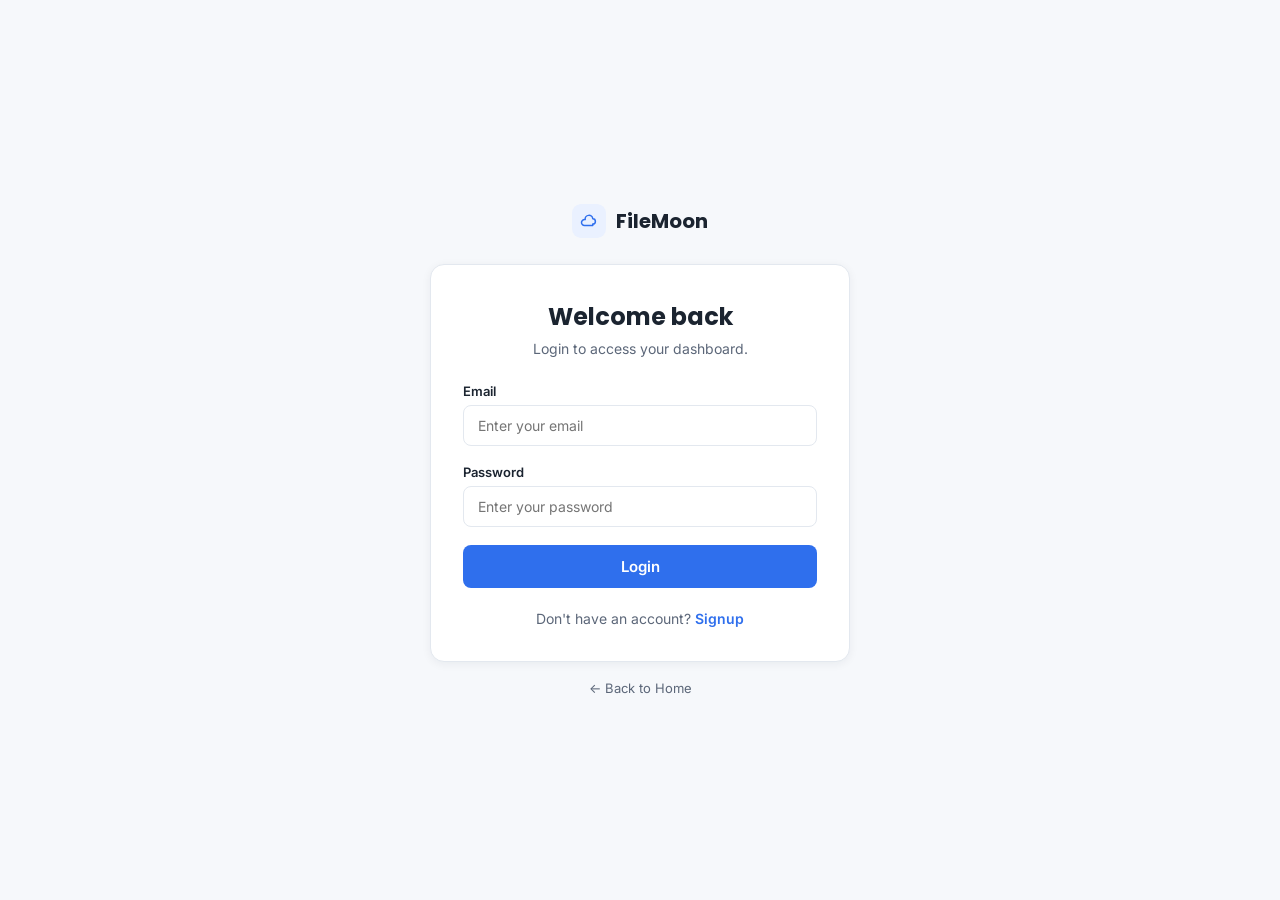
<file: dashboard.html>
<!DOCTYPE html>
<html lang="en">
<head>
  <meta charset="UTF-8" />
  <meta name="viewport" content="width=device-width, initial-scale=1.0" />
  <title>Dashboard - FileMoon</title>
  <link rel="stylesheet" href="css/dashboard.css" />
  <link rel="preconnect" href="https://fonts.googleapis.com" />
  <link href="https://fonts.googleapis.com/css2?family=Poppins:wght@600;700&family=Inter:wght@400;500;600&display=swap" rel="stylesheet" />
</head>
<body>

  <!-- ===================== TOPBAR ===================== -->
  <header class="topbar">
    <div class="topbar-left">
      <button class="sidebar-toggle" id="sidebarToggle" aria-label="Open menu">
        <span></span><span></span><span></span>
      </button>
      <a href="index.html" class="topbar-logo">
        <span class="logo-mark">
          <svg width="16" height="16" viewBox="0 0 24 24" fill="none" stroke-width="2" stroke-linecap="round" stroke-linejoin="round"><path d="M17 18H6a4 4 0 1 1 .9-7.9A5 5 0 0 1 17 9a3.5 3.5 0 0 1 0 7Z"/></svg>
        </span>
        FileMoon
      </a>
      <div class="search-box">
        <svg width="16" height="16" viewBox="0 0 24 24" fill="none" stroke-width="2" stroke-linecap="round" stroke-linejoin="round"><circle cx="11" cy="11" r="7"/><path d="m21 21-4.3-4.3"/></svg>
        <input type="text" id="searchInput" placeholder="Search files..." />
      </div>
    </div>

    <div class="topbar-right">
      <span class="topbar-user-name" id="topbarUserName">User</span>
      <div class="topbar-avatar" id="topbarAvatar">U</div>
    </div>
  </header>

  <div class="sidebar-overlay" id="sidebarOverlay"></div>

  <div class="dashboard-layout">

    <!-- ===================== SIDEBAR ===================== -->
    <aside class="sidebar" id="sidebar">
      <ul class="sidebar-nav">
        <li>
          <button class="sidebar-link active" data-section="dashboard">
            <svg width="18" height="18" viewBox="0 0 24 24" fill="none" stroke-width="2" stroke-linecap="round" stroke-linejoin="round"><rect x="3" y="3" width="7" height="9" rx="1.5"/><rect x="14" y="3" width="7" height="5" rx="1.5"/><rect x="14" y="12" width="7" height="9" rx="1.5"/><rect x="3" y="16" width="7" height="5" rx="1.5"/></svg>
            Dashboard
          </button>
        </li>
        <li>
          <button class="sidebar-link" data-section="upload">
            <svg width="18" height="18" viewBox="0 0 24 24" fill="none" stroke-width="2" stroke-linecap="round" stroke-linejoin="round"><path d="M12 3v12"/><path d="m7 8 5-5 5 5"/><path d="M5 21h14"/></svg>
            Upload File
          </button>
        </li>
        <li>
          <button class="sidebar-link" data-section="history">
            <svg width="18" height="18" viewBox="0 0 24 24" fill="none" stroke-width="2" stroke-linecap="round" stroke-linejoin="round"><path d="M3 12a9 9 0 1 0 3-6.7"/><path d="M3 4v5h5"/><path d="M12 7v5l4 2"/></svg>
            History
          </button>
        </li>
        <li>
          <button class="sidebar-link" data-section="folders">
            <svg width="18" height="18" viewBox="0 0 24 24" fill="none" stroke-width="2" stroke-linecap="round" stroke-linejoin="round"><path d="M3 7a2 2 0 0 1 2-2h4l2 2h8a2 2 0 0 1 2 2v8a2 2 0 0 1-2 2H5a2 2 0 0 1-2-2V7Z"/></svg>
            Folders
          </button>
        </li>
        <li>
          <button class="sidebar-link" data-section="shared">
            <svg width="18" height="18" viewBox="0 0 24 24" fill="none" stroke-width="2" stroke-linecap="round" stroke-linejoin="round"><circle cx="18" cy="5" r="3"/><circle cx="6" cy="12" r="3"/><circle cx="18" cy="19" r="3"/><path d="m8.6 10.5 6.8-3.9M8.6 13.5l6.8 3.9"/></svg>
            Shared Files
          </button>
        </li>
        <li>
          <button class="sidebar-link" data-section="profile">
            <svg width="18" height="18" viewBox="0 0 24 24" fill="none" stroke-width="2" stroke-linecap="round" stroke-linejoin="round"><circle cx="12" cy="8" r="4"/><path d="M4 21c0-4 4-6 8-6s8 2 8 6"/></svg>
            Profile
          </button>
        </li>
      </ul>

      <div class="sidebar-divider"></div>

      <ul class="sidebar-nav">
        <li>
          <button class="sidebar-link" id="logoutBtn">
            <svg width="18" height="18" viewBox="0 0 24 24" fill="none" stroke-width="2" stroke-linecap="round" stroke-linejoin="round"><path d="M9 21H5a2 2 0 0 1-2-2V5a2 2 0 0 1 2-2h4"/><path d="M16 17l5-5-5-5"/><path d="M21 12H9"/></svg>
            Logout
          </button>
        </li>
      </ul>
    </aside>

    <!-- ===================== MAIN CONTENT ===================== -->
    <main class="main-content">

      <!-- ---------- DASHBOARD SECTION ---------- -->
      <section class="dash-section active" id="section-dashboard">
        <div class="welcome-card">
          <p>Welcome back,</p>
          <h2 id="welcomeName">User</h2>
        </div>

        <div class="dash-stats">
          <div class="dash-stat-card">
            <div class="dash-stat-icon">
              <svg width="20" height="20" viewBox="0 0 24 24" fill="none" stroke-width="2" stroke-linecap="round" stroke-linejoin="round"><path d="M4 4h6l2 3h8v11a2 2 0 0 1-2 2H4a2 2 0 0 1-2-2V6a2 2 0 0 1 2-2Z"/></svg>
            </div>
            <div>
              <div class="dash-stat-number" id="statFiles">0</div>
              <div class="dash-stat-label">Files Uploaded</div>
            </div>
          </div>

          <div class="dash-stat-card">
            <div class="dash-stat-icon">
              <svg width="20" height="20" viewBox="0 0 24 24" fill="none" stroke-width="2" stroke-linecap="round" stroke-linejoin="round"><path d="M12 3v12"/><path d="m7 10 5 5 5-5"/><path d="M5 21h14"/></svg>
            </div>
            <div>
              <div class="dash-stat-number" id="statDownloads">0</div>
              <div class="dash-stat-label">Downloads</div>
            </div>
          </div>

          <div class="dash-stat-card">
            <div class="dash-stat-icon">
              <svg width="20" height="20" viewBox="0 0 24 24" fill="none" stroke-width="2" stroke-linecap="round" stroke-linejoin="round"><path d="M3 7a2 2 0 0 1 2-2h4l2 2h8a2 2 0 0 1 2 2v8a2 2 0 0 1-2 2H5a2 2 0 0 1-2-2V7Z"/></svg>
            </div>
            <div>
              <div class="dash-stat-number" id="statFolders">0</div>
              <div class="dash-stat-label">Folders</div>
            </div>
          </div>

          <div class="dash-stat-card">
            <div class="dash-stat-icon">
              <svg width="20" height="20" viewBox="0 0 24 24" fill="none" stroke-width="2" stroke-linecap="round" stroke-linejoin="round"><circle cx="18" cy="5" r="3"/><circle cx="6" cy="12" r="3"/><circle cx="18" cy="19" r="3"/><path d="m8.6 10.5 6.8-3.9M8.6 13.5l6.8 3.9"/></svg>
            </div>
            <div>
              <div class="dash-stat-number" id="statShared">0</div>
              <div class="dash-stat-label">Shared Links</div>
            </div>
          </div>
        </div>

        <div class="panel">
          <div class="panel-title">All Files</div>
          <div class="table-wrap">
            <table>
              <thead>
                <tr>
                  <th>File Name</th>
                  <th>Type</th>
                  <th>Folder</th>
                  <th>Size</th>
                  <th>Date</th>
                  <th>Actions</th>
                </tr>
              </thead>
              <tbody id="fileTableBody">
                <!-- Rows injected by dashboard.js -->
              </tbody>
            </table>
          </div>
        </div>
      </section>

      <!-- ---------- UPLOAD SECTION ---------- -->
      <section class="dash-section" id="section-upload">
        <h2 class="section-heading">Upload File</h2>

        <div class="panel">
          <div class="upload-msg" id="uploadMsg"></div>

          <div class="upload-box">
            <svg width="36" height="36" viewBox="0 0 24 24" fill="none" stroke-width="2" stroke-linecap="round" stroke-linejoin="round"><path d="M12 3v12"/><path d="m7 8 5-5 5 5"/><path d="M5 21h14"/></svg>
            <p>Choose a file to upload</p>
            <p class="upload-hint">Supported types: PDF, JPG, JPEG, PNG</p>
            <input type="file" id="fileInput" accept=".pdf,.jpg,.jpeg,.png" />
          </div>

          <div class="form-row">
            <div class="form-group">
              <label for="folderSelect">Folder</label>
              <select id="folderSelect">
                <option value="">No Folder</option>
              </select>
            </div>
          </div>

          <button class="btn btn-primary" id="uploadBtn">Upload File</button>
        </div>
      </section>

      <!-- ---------- HISTORY SECTION ---------- -->
      <section class="dash-section" id="section-history">
        <h2 class="section-heading">History</h2>

        <div class="panel">
          <div class="table-wrap">
            <table>
              <thead>
                <tr>
                  <th>File Name</th>
                  <th>Action</th>
                  <th>Date</th>
                </tr>
              </thead>
              <tbody id="historyTableBody">
                <!-- Rows injected by dashboard.js -->
              </tbody>
            </table>
          </div>
        </div>
      </section>

      <!-- ---------- FOLDERS SECTION ---------- -->
      <section class="dash-section" id="section-folders">
        <h2 class="section-heading">Folders</h2>

        <div class="panel">
          <div class="panel-title">Create a new folder</div>
          <div class="form-row">
            <div class="form-group">
              <label for="newFolderName">Folder Name</label>
              <input type="text" id="newFolderName" placeholder="e.g. Assignments" />
            </div>
          </div>
          <button class="btn btn-primary" id="createFolderBtn">Create Folder</button>
        </div>

        <div class="panel">
          <div class="panel-title">Your Folders</div>
          <div class="folder-grid" id="folderGrid">
            <!-- Folder cards injected by dashboard.js -->
          </div>
        </div>

        <div class="panel">
          <div class="panel-title">Move a file into a folder</div>
          <div class="form-row">
            <div class="form-group">
              <label for="moveFileSelect">File</label>
              <select id="moveFileSelect"></select>
            </div>
            <div class="form-group">
              <label for="moveFolderSelect">Target Folder</label>
              <select id="moveFolderSelect">
                <option value="">No Folder</option>
              </select>
            </div>
          </div>
          <button class="btn btn-primary" id="moveFileBtn">Move File</button>
        </div>
      </section>

      <!-- ---------- SHARED FILES SECTION ---------- -->
      <section class="dash-section" id="section-shared">
        <h2 class="section-heading">Shared Files</h2>

        <div class="panel">
          <div class="table-wrap">
            <table>
              <thead>
                <tr>
                  <th>File Name</th>
                  <th>Share Link</th>
                  <th>Action</th>
                </tr>
              </thead>
              <tbody id="sharedTableBody">
                <!-- Rows injected by dashboard.js -->
              </tbody>
            </table>
          </div>
        </div>
      </section>

      <!-- ---------- PROFILE SECTION ---------- -->
      <section class="dash-section" id="section-profile">
        <h2 class="section-heading">Profile</h2>

        <div class="panel">
          <div class="profile-card">
            <div class="profile-avatar" id="profileAvatar">U</div>
            <div>
              <div style="font-size:18px; font-weight:700;" id="profileName">User Name</div>
              <div style="font-size:13px; color:var(--fm-text-soft);" id="profileEmail">user@email.com</div>
            </div>
          </div>

          <div class="profile-info-row">
            <span class="profile-info-label">Total Files</span>
            <span class="profile-info-value" id="profileTotalFiles">0</span>
          </div>
          <div class="profile-info-row">
            <span class="profile-info-label">Total Folders</span>
            <span class="profile-info-value" id="profileTotalFolders">0</span>
          </div>

          <div style="margin-top:20px;">
            <button class="btn btn-danger-outline" id="profileLogoutBtn">Logout</button>
          </div>
        </div>
      </section>

    </main>
  </div>

  <!-- ===================== FOLDER CONTENTS MODAL ===================== -->
  <div class="modal-overlay" id="folderModalOverlay">
    <div class="modal-box">
      <div class="modal-header">
        <div class="modal-header-left">
          <div class="folder-icon">
            <svg width="18" height="18" viewBox="0 0 24 24" fill="none" stroke="currentColor" stroke-width="2" stroke-linecap="round" stroke-linejoin="round"><path d="M3 7a2 2 0 0 1 2-2h4l2 2h8a2 2 0 0 1 2 2v8a2 2 0 0 1-2 2H5a2 2 0 0 1-2-2V7Z"/></svg>
          </div>
          <div>
            <div class="modal-title" id="folderModalTitle">Folder</div>
            <div class="modal-subtitle" id="folderModalSubtitle">0 file(s)</div>
          </div>
        </div>
        <button class="modal-close" id="folderModalClose" aria-label="Close">
          <svg width="18" height="18" viewBox="0 0 24 24" fill="none" stroke="currentColor" stroke-width="2" stroke-linecap="round" stroke-linejoin="round"><path d="M18 6 6 18"/><path d="m6 6 12 12"/></svg>
        </button>
      </div>
      <div class="modal-body" id="folderModalBody">
        <!-- File cards injected by dashboard.js -->
      </div>
    </div>
  </div>

  <!-- Toast notification for share links etc -->
  <div class="toast" id="toast">
    <span id="toastText"></span>
  </div>

  <script src="js/dashboard.js"></script>
</body>
</html>
</file>
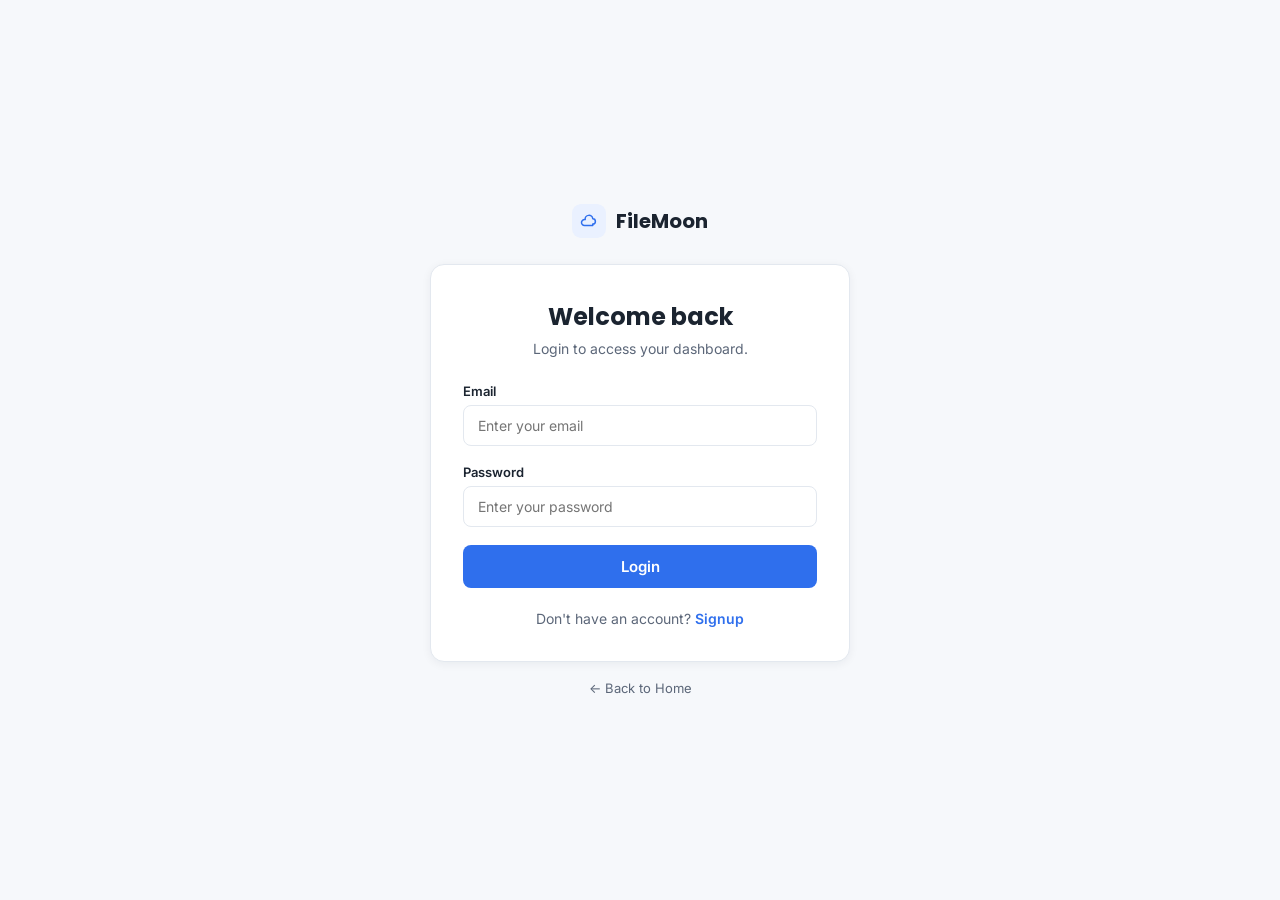
<file: login.html>
<!DOCTYPE html>
<html lang="en">
<head>
  <meta charset="UTF-8" />
  <meta name="viewport" content="width=device-width, initial-scale=1.0" />
  <title>Login - FileMoon</title>
  <link rel="stylesheet" href="css/login.css" />
  <link rel="preconnect" href="https://fonts.googleapis.com" />
  <link href="https://fonts.googleapis.com/css2?family=Poppins:wght@600;700&family=Inter:wght@400;500;600&display=swap" rel="stylesheet" />
</head>
<body>

  <div class="auth-wrapper">

    <a href="index.html" class="auth-logo">
      <span class="logo-mark">
        <svg width="18" height="18" viewBox="0 0 24 24" fill="none" stroke-width="2" stroke-linecap="round" stroke-linejoin="round"><path d="M17 18H6a4 4 0 1 1 .9-7.9A5 5 0 0 1 17 9a3.5 3.5 0 0 1 0 7Z"/></svg>
      </span>
      FileMoon
    </a>

    <div class="auth-card">
      <h1>Welcome back</h1>
      <p class="auth-sub">Login to access your dashboard.</p>

      <div class="form-message" id="formMessage"></div>

      <form id="loginForm" novalidate>
        <div class="form-group">
          <label for="email">Email</label>
          <input type="text" id="email" placeholder="Enter your email" />
          <span class="field-error" id="emailError">Please enter your email.</span>
        </div>

        <div class="form-group">
          <label for="password">Password</label>
          <input type="password" id="password" placeholder="Enter your password" />
          <span class="field-error" id="passwordError">Please enter your password.</span>
        </div>

        <button type="submit" class="btn btn-primary btn-block">Login</button>
      </form>

      <p class="auth-switch">
        Don't have an account? <a href="signup.html">Signup</a>
      </p>
    </div>

    <a href="index.html" class="back-home">&larr; Back to Home</a>
  </div>

  <script src="js/login.js"></script>
</body>
</html>
</file>
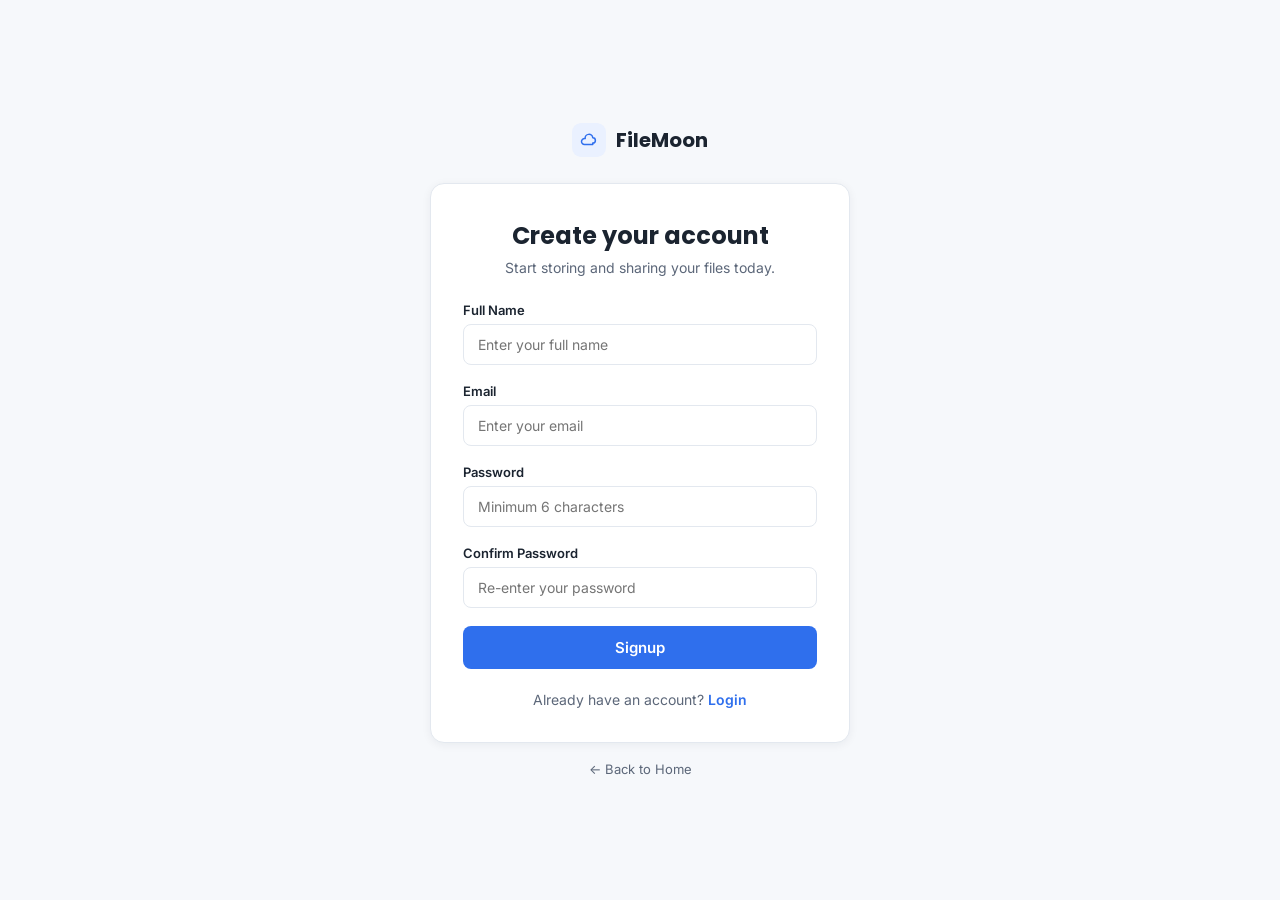
<file: signup.html>
<!DOCTYPE html>
<html lang="en">
<head>
  <meta charset="UTF-8" />
  <meta name="viewport" content="width=device-width, initial-scale=1.0" />
  <title>Sign Up - FileMoon</title>
  <link rel="stylesheet" href="css/signup.css" />
  <link rel="preconnect" href="https://fonts.googleapis.com" />
  <link href="https://fonts.googleapis.com/css2?family=Poppins:wght@600;700&family=Inter:wght@400;500;600&display=swap" rel="stylesheet" />
</head>
<body>

  <div class="auth-wrapper">

    <a href="index.html" class="auth-logo">
      <span class="logo-mark">
        <svg width="18" height="18" viewBox="0 0 24 24" fill="none" stroke-width="2" stroke-linecap="round" stroke-linejoin="round"><path d="M17 18H6a4 4 0 1 1 .9-7.9A5 5 0 0 1 17 9a3.5 3.5 0 0 1 0 7Z"/></svg>
      </span>
      FileMoon
    </a>

    <div class="auth-card">
      <h1>Create your account</h1>
      <p class="auth-sub">Start storing and sharing your files today.</p>

      <div class="form-message" id="formMessage"></div>

      <form id="signupForm" novalidate>
        <div class="form-group">
          <label for="fullName">Full Name</label>
          <input type="text" id="fullName" placeholder="Enter your full name" />
          <span class="field-error" id="fullNameError">Please enter your full name.</span>
        </div>

        <div class="form-group">
          <label for="email">Email</label>
          <input type="text" id="email" placeholder="Enter your email" />
          <span class="field-error" id="emailError">Please enter a valid email.</span>
        </div>

        <div class="form-group">
          <label for="password">Password</label>
          <input type="password" id="password" placeholder="Minimum 6 characters" />
          <span class="field-error" id="passwordError">Password must be at least 6 characters.</span>
        </div>

        <div class="form-group">
          <label for="confirmPassword">Confirm Password</label>
          <input type="password" id="confirmPassword" placeholder="Re-enter your password" />
          <span class="field-error" id="confirmPasswordError">Passwords do not match.</span>
        </div>

        <button type="submit" class="btn btn-primary btn-block">Signup</button>
      </form>

      <p class="auth-switch">
        Already have an account? <a href="login.html">Login</a>
      </p>
    </div>

    <a href="index.html" class="back-home">&larr; Back to Home</a>
  </div>

  <script src="js/signup.js"></script>
</body>
</html>
</file>
<file: css/dashboard.css>
/* ============================================
   FileMoon - Dashboard Styles (dashboard.css)
   ============================================ */

* {
  margin: 0;
  padding: 0;
  box-sizing: border-box;
}

:root {
  --fm-white: #ffffff;
  --fm-bg-soft: #f6f8fb;
  --fm-border: #e3e8ef;
  --fm-text: #1b2430;
  --fm-text-soft: #5c6779;
  --fm-blue: #2f6fed;
  --fm-blue-dark: #1f57c9;
  --fm-blue-soft: #eaf1ff;
  --fm-red: #e0453f;
  --fm-red-soft: #fdecec;
  --fm-green: #1c8a44;
  --fm-green-soft: #e8f6ec;
  --fm-radius-card: 12px;
  --fm-radius-btn: 8px;
  --fm-shadow: 0 2px 10px rgba(20, 30, 50, 0.06);
  --topbar-h: 68px;
  --sidebar-w: 250px;
}

body {
  font-family: "Inter", Arial, sans-serif;
  color: var(--fm-text);
  background-color: var(--fm-bg-soft);
}

a { text-decoration: none; color: inherit; }
ul { list-style: none; }
button { font-family: "Inter", Arial, sans-serif; cursor: pointer; }

/* ---------- Topbar ---------- */
.topbar {
  position: fixed;
  top: 0;
  left: 0;
  right: 0;
  height: var(--topbar-h);
  background-color: var(--fm-white);
  border-bottom: 1px solid var(--fm-border);
  display: flex;
  align-items: center;
  justify-content: space-between;
  padding: 0 24px;
  z-index: 100;
}

.topbar-left {
  display: flex;
  align-items: center;
  gap: 16px;
}

.sidebar-toggle {
  display: none;
  background: none;
  border: none;
  flex-direction: column;
  gap: 4px;
  padding: 6px;
}

.sidebar-toggle span {
  width: 20px;
  height: 2px;
  background-color: var(--fm-text);
  display: block;
}

.topbar-logo {
  display: flex;
  align-items: center;
  gap: 10px;
  font-family: "Poppins", sans-serif;
  font-weight: 700;
  font-size: 18px;
}

.topbar-logo .logo-mark {
  width: 32px;
  height: 32px;
  border-radius: 8px;
  background-color: var(--fm-blue-soft);
  display: flex;
  align-items: center;
  justify-content: center;
}

.topbar-logo .logo-mark svg { stroke: var(--fm-blue); }

.search-box {
  display: flex;
  align-items: center;
  gap: 8px;
  background-color: var(--fm-bg-soft);
  border: 1px solid var(--fm-border);
  border-radius: var(--fm-radius-btn);
  padding: 9px 14px;
  width: 280px;
}

.search-box svg { stroke: var(--fm-text-soft); flex-shrink: 0; }

.search-box input {
  border: none;
  background: none;
  outline: none;
  font-size: 14px;
  width: 100%;
  color: var(--fm-text);
}

.topbar-right {
  display: flex;
  align-items: center;
  gap: 12px;
}

.topbar-user-name {
  font-size: 14px;
  font-weight: 600;
}

.topbar-avatar {
  width: 36px;
  height: 36px;
  border-radius: 50%;
  background-color: var(--fm-blue);
  color: var(--fm-white);
  display: flex;
  align-items: center;
  justify-content: center;
  font-weight: 700;
  font-size: 14px;
}

/* ---------- Layout ---------- */
.dashboard-layout {
  display: flex;
  padding-top: var(--topbar-h);
  min-height: 100vh;
}

/* ---------- Sidebar ---------- */
.sidebar {
  position: fixed;
  top: var(--topbar-h);
  left: 0;
  bottom: 0;
  width: var(--sidebar-w);
  background-color: var(--fm-white);
  border-right: 1px solid var(--fm-border);
  padding: 22px 14px;
  overflow-y: auto;
}

.sidebar-nav li {
  margin-bottom: 4px;
}

.sidebar-link {
  display: flex;
  align-items: center;
  gap: 12px;
  padding: 11px 14px;
  border-radius: var(--fm-radius-btn);
  font-size: 14px;
  font-weight: 500;
  color: var(--fm-text-soft);
  border: none;
  background: none;
  width: 100%;
  text-align: left;
}

.sidebar-link svg {
  stroke: var(--fm-text-soft);
  flex-shrink: 0;
}

.sidebar-link:hover {
  background-color: var(--fm-bg-soft);
  color: var(--fm-text);
}

.sidebar-link.active {
  background-color: var(--fm-blue-soft);
  color: var(--fm-blue);
}

.sidebar-link.active svg {
  stroke: var(--fm-blue);
}

.sidebar-divider {
  height: 1px;
  background-color: var(--fm-border);
  margin: 14px 0;
}

/* ---------- Main content ---------- */
.main-content {
  margin-left: var(--sidebar-w);
  flex: 1;
  padding: 28px 30px 60px 30px;
}

.dash-section {
  display: none;
}

.dash-section.active {
  display: block;
}

.section-heading {
  font-family: "Poppins", sans-serif;
  font-size: 22px;
  margin-bottom: 20px;
}

/* ---------- Welcome card ---------- */
.welcome-card {
  background-color: var(--fm-blue);
  border-radius: var(--fm-radius-card);
  padding: 26px 28px;
  color: var(--fm-white);
  margin-bottom: 24px;
}

.welcome-card p {
  font-size: 14px;
  color: #dce7ff;
  margin-bottom: 4px;
}

.welcome-card h2 {
  font-family: "Poppins", sans-serif;
  font-size: 24px;
}

/* ---------- Stat cards ---------- */
.dash-stats {
  display: grid;
  grid-template-columns: repeat(4, 1fr);
  gap: 18px;
  margin-bottom: 28px;
}

.dash-stat-card {
  background-color: var(--fm-white);
  border: 1px solid var(--fm-border);
  border-radius: var(--fm-radius-card);
  padding: 20px;
  box-shadow: var(--fm-shadow);
  display: flex;
  align-items: center;
  gap: 14px;
}

.dash-stat-icon {
  width: 42px;
  height: 42px;
  border-radius: 10px;
  background-color: var(--fm-blue-soft);
  display: flex;
  align-items: center;
  justify-content: center;
  flex-shrink: 0;
}

.dash-stat-icon svg { stroke: var(--fm-blue); }

.dash-stat-number {
  font-family: "Poppins", sans-serif;
  font-size: 22px;
  font-weight: 700;
}

.dash-stat-label {
  font-size: 13px;
  color: var(--fm-text-soft);
}

/* ---------- Card / panel ---------- */
.panel {
  background-color: var(--fm-white);
  border: 1px solid var(--fm-border);
  border-radius: var(--fm-radius-card);
  box-shadow: var(--fm-shadow);
  padding: 22px;
  margin-bottom: 24px;
}

.panel-title {
  font-size: 16px;
  font-weight: 600;
  margin-bottom: 16px;
}

/* ---------- Buttons ---------- */
.btn {
  display: inline-flex;
  align-items: center;
  justify-content: center;
  gap: 6px;
  padding: 10px 18px;
  border-radius: var(--fm-radius-btn);
  font-size: 14px;
  font-weight: 600;
  border: 1px solid transparent;
}

.btn-primary { background-color: var(--fm-blue); color: var(--fm-white); }
.btn-primary:hover { background-color: var(--fm-blue-dark); }

.btn-outline { background-color: var(--fm-white); color: var(--fm-blue); border: 1px solid var(--fm-blue); }
.btn-outline:hover { background-color: var(--fm-blue-soft); }

.btn-danger-outline { background-color: var(--fm-white); color: var(--fm-red); border: 1px solid var(--fm-red); }
.btn-danger-outline:hover { background-color: var(--fm-red-soft); }

.btn-sm { padding: 7px 12px; font-size: 13px; }

.icon-btn {
  width: 32px;
  height: 32px;
  border-radius: 8px;
  border: 1px solid var(--fm-border);
  background-color: var(--fm-white);
  display: inline-flex;
  align-items: center;
  justify-content: center;
}

.icon-btn svg { width: 15px; height: 15px; }

.icon-btn.download { stroke: var(--fm-blue); }
.icon-btn.share { stroke: var(--fm-blue); }
.icon-btn.delete { stroke: var(--fm-red); }

.icon-btn:hover { background-color: var(--fm-bg-soft); }

/* ---------- Forms ---------- */
.form-row {
  display: flex;
  gap: 14px;
  flex-wrap: wrap;
  margin-bottom: 16px;
}

.form-group {
  flex: 1;
  min-width: 200px;
}

.form-group label {
  display: block;
  font-size: 13px;
  font-weight: 600;
  margin-bottom: 6px;
}

.form-group input[type="text"],
.form-group select {
  width: 100%;
  padding: 10px 12px;
  border: 1px solid var(--fm-border);
  border-radius: var(--fm-radius-btn);
  font-size: 14px;
  background-color: var(--fm-white);
  color: var(--fm-text);
}

.form-group input:focus,
.form-group select:focus {
  outline: 2px solid var(--fm-blue);
  outline-offset: 1px;
}

/* ---------- Upload box ---------- */
.upload-box {
  border: 2px dashed var(--fm-border);
  border-radius: var(--fm-radius-card);
  padding: 40px 20px;
  text-align: center;
  background-color: var(--fm-bg-soft);
  margin-bottom: 18px;
}

.upload-box svg { stroke: var(--fm-blue); margin: 0 auto 12px auto; }

.upload-box p {
  font-size: 14px;
  color: var(--fm-text-soft);
  margin-bottom: 4px;
}

.upload-box .upload-hint {
  font-size: 12px;
  color: var(--fm-text-soft);
  margin-bottom: 16px;
}

.upload-box input[type="file"] {
  display: block;
  margin: 0 auto;
  font-size: 13px;
}

.upload-msg {
  display: none;
  font-size: 13px;
  padding: 10px 14px;
  border-radius: var(--fm-radius-btn);
  margin-bottom: 16px;
}

.upload-msg.show { display: block; }
.upload-msg.error { background-color: var(--fm-red-soft); color: var(--fm-red); }
.upload-msg.success { background-color: var(--fm-green-soft); color: var(--fm-green); }

/* ---------- Table ---------- */
.table-wrap {
  overflow-x: auto;
}

table {
  width: 100%;
  border-collapse: collapse;
  font-size: 14px;
}

thead th {
  text-align: left;
  font-size: 12px;
  text-transform: uppercase;
  letter-spacing: 0.4px;
  color: var(--fm-text-soft);
  padding: 10px 12px;
  border-bottom: 1px solid var(--fm-border);
  white-space: nowrap;
}

tbody td {
  padding: 12px;
  border-bottom: 1px solid var(--fm-border);
  vertical-align: middle;
  white-space: nowrap;
}

tbody tr:last-child td {
  border-bottom: none;
}

.file-name-cell {
  display: flex;
  align-items: center;
  gap: 10px;
}

.file-type-badge {
  display: inline-flex;
  padding: 4px 10px;
  border-radius: 999px;
  background-color: var(--fm-blue-soft);
  color: var(--fm-blue);
  font-size: 12px;
  font-weight: 600;
}

.action-cell {
  display: flex;
  gap: 8px;
}

.empty-row td {
  text-align: center;
  color: var(--fm-text-soft);
  padding: 30px 12px;
}

.history-action {
  display: inline-flex;
  padding: 4px 10px;
  border-radius: 999px;
  font-size: 12px;
  font-weight: 600;
}

.history-action.uploaded { background-color: var(--fm-blue-soft); color: var(--fm-blue); }
.history-action.downloaded { background-color: var(--fm-green-soft); color: var(--fm-green); }
.history-action.deleted { background-color: var(--fm-red-soft); color: var(--fm-red); }

/* ---------- Folders ---------- */
.folder-grid {
  display: grid;
  grid-template-columns: repeat(3, 1fr);
  gap: 16px;
  margin-top: 6px;
}

.folder-card {
  border: 1px solid var(--fm-border);
  border-radius: var(--fm-radius-card);
  padding: 18px;
  display: flex;
  align-items: center;
  justify-content: space-between;
  gap: 10px;
}

.folder-card-left {
  display: flex;
  align-items: center;
  gap: 12px;
}

.folder-icon {
  width: 38px;
  height: 38px;
  border-radius: 9px;
  background-color: var(--fm-blue-soft);
  display: flex;
  align-items: center;
  justify-content: center;
  flex-shrink: 0;
}

.folder-icon svg { stroke: var(--fm-blue); }

.folder-name { font-weight: 600; font-size: 14px; }
.folder-count { font-size: 12px; color: var(--fm-text-soft); }

.folder-card-left { cursor: pointer; }
.folder-card-left:hover .folder-name { color: var(--fm-blue); }

/* ---------- Folder Contents Modal ---------- */
.modal-overlay {
  display: none;
  position: fixed;
  inset: 0;
  background-color: rgba(20, 30, 50, 0.45);
  z-index: 400;
  align-items: center;
  justify-content: center;
  padding: 20px;
}

.modal-overlay.show {
  display: flex;
}

.modal-box {
  background-color: var(--fm-white);
  border-radius: var(--fm-radius-card);
  width: 100%;
  max-width: 640px;
  max-height: 82vh;
  display: flex;
  flex-direction: column;
  box-shadow: 0 10px 40px rgba(20, 30, 50, 0.25);
}

.modal-header {
  display: flex;
  align-items: center;
  justify-content: space-between;
  padding: 18px 20px;
  border-bottom: 1px solid var(--fm-border);
}

.modal-header-left {
  display: flex;
  align-items: center;
  gap: 12px;
}

.modal-title {
  font-weight: 700;
  font-size: 16px;
}

.modal-subtitle {
  font-size: 12px;
  color: var(--fm-text-soft);
}

.modal-close {
  background: none;
  border: none;
  width: 32px;
  height: 32px;
  border-radius: 8px;
  display: flex;
  align-items: center;
  justify-content: center;
  color: var(--fm-text-soft);
}

.modal-close:hover {
  background-color: var(--fm-bg-soft);
  color: var(--fm-text);
}

.modal-body {
  padding: 20px;
  overflow-y: auto;
}

.modal-empty {
  color: var(--fm-text-soft);
  font-size: 14px;
  text-align: center;
  padding: 30px 0;
}

.folder-file-grid {
  display: grid;
  grid-template-columns: repeat(auto-fill, minmax(130px, 1fr));
  gap: 14px;
}

.folder-file-card {
  border: 1px solid var(--fm-border);
  border-radius: 10px;
  overflow: hidden;
  display: flex;
  flex-direction: column;
}

.folder-file-thumb {
  width: 100%;
  height: 90px;
  background-color: var(--fm-bg-soft);
  display: flex;
  align-items: center;
  justify-content: center;
  overflow: hidden;
}

.folder-file-thumb img {
  width: 100%;
  height: 100%;
  object-fit: cover;
}

.folder-file-thumb svg {
  stroke: var(--fm-blue);
}

.folder-file-info {
  padding: 8px 10px;
}

.folder-file-name {
  font-size: 12px;
  font-weight: 600;
  overflow: hidden;
  text-overflow: ellipsis;
  white-space: nowrap;
}

.folder-file-meta {
  font-size: 11px;
  color: var(--fm-text-soft);
  margin-top: 2px;
}

/* ---------- Profile ---------- */
.profile-card {
  display: flex;
  align-items: center;
  gap: 18px;
  margin-bottom: 20px;
}

.profile-avatar {
  width: 64px;
  height: 64px;
  border-radius: 50%;
  background-color: var(--fm-blue);
  color: var(--fm-white);
  display: flex;
  align-items: center;
  justify-content: center;
  font-size: 22px;
  font-weight: 700;
  flex-shrink: 0;
}

.profile-info-row {
  display: flex;
  justify-content: space-between;
  padding: 12px 0;
  border-bottom: 1px solid var(--fm-border);
  font-size: 14px;
}

.profile-info-row:last-child { border-bottom: none; }
.profile-info-label { color: var(--fm-text-soft); }
.profile-info-value { font-weight: 600; }

/* ---------- Toast ---------- */
.toast {
  position: fixed;
  bottom: 24px;
  right: 24px;
  background-color: var(--fm-text);
  color: var(--fm-white);
  padding: 14px 18px;
  border-radius: var(--fm-radius-btn);
  font-size: 14px;
  display: none;
  align-items: center;
  gap: 12px;
  z-index: 300;
  max-width: 320px;
}

.toast.show { display: flex; }

.toast a, .toast button.toast-copy {
  background-color: var(--fm-blue);
  color: var(--fm-white);
  border: none;
  padding: 6px 12px;
  border-radius: 6px;
  font-size: 12px;
  font-weight: 600;
  cursor: pointer;
  white-space: nowrap;
}

/* ---------- Overlay (mobile sidebar) ---------- */
.sidebar-overlay {
  display: none;
  position: fixed;
  inset: 0;
  background-color: rgba(20, 30, 50, 0.4);
  z-index: 90;
}

.sidebar-overlay.show { display: block; }

/* ---------- Responsive ---------- */
@media (max-width: 960px) {
  .dash-stats { grid-template-columns: repeat(2, 1fr); }
  .folder-grid { grid-template-columns: repeat(2, 1fr); }
  .search-box { display: none; }
}

@media (max-width: 780px) {
  .sidebar-toggle { display: flex; }
  .sidebar {
    transform: translateX(-100%);
    transition: none;
    z-index: 95;
  }
  .sidebar.open { transform: translateX(0); }
  .main-content { margin-left: 0; padding: 22px 16px 60px 16px; }
  .dash-stats { grid-template-columns: 1fr; }
  .folder-grid { grid-template-columns: 1fr; }
  .topbar-user-name { display: none; }
}
</file>
<file: css/login.css>
/* ============================================
   FileMoon - Login Page Styles (login.css)
   ============================================ */

* {
  margin: 0;
  padding: 0;
  box-sizing: border-box;
}

:root {
  --fm-white: #ffffff;
  --fm-bg-soft: #f6f8fb;
  --fm-border: #e3e8ef;
  --fm-text: #1b2430;
  --fm-text-soft: #5c6779;
  --fm-blue: #2f6fed;
  --fm-blue-dark: #1f57c9;
  --fm-blue-soft: #eaf1ff;
  --fm-red: #e0453f;
  --fm-radius-card: 14px;
  --fm-radius-btn: 8px;
  --fm-shadow: 0 2px 10px rgba(20, 30, 50, 0.06);
}

body {
  font-family: "Inter", Arial, sans-serif;
  color: var(--fm-text);
  background-color: var(--fm-bg-soft);
  min-height: 100vh;
  display: flex;
  align-items: center;
  justify-content: center;
  padding: 30px 16px;
}

a {
  text-decoration: none;
  color: inherit;
}

.auth-wrapper {
  width: 100%;
  max-width: 420px;
}

.auth-logo {
  display: flex;
  align-items: center;
  justify-content: center;
  gap: 10px;
  font-family: "Poppins", sans-serif;
  font-size: 20px;
  font-weight: 700;
  margin-bottom: 26px;
}

.auth-logo .logo-mark {
  width: 34px;
  height: 34px;
  border-radius: 9px;
  background-color: var(--fm-blue-soft);
  display: flex;
  align-items: center;
  justify-content: center;
}

.auth-logo .logo-mark svg {
  stroke: var(--fm-blue);
}

.auth-card {
  background-color: var(--fm-white);
  border: 1px solid var(--fm-border);
  border-radius: var(--fm-radius-card);
  box-shadow: var(--fm-shadow);
  padding: 34px 32px;
}

.auth-card h1 {
  font-family: "Poppins", sans-serif;
  font-size: 24px;
  margin-bottom: 6px;
  text-align: center;
}

.auth-card .auth-sub {
  text-align: center;
  color: var(--fm-text-soft);
  font-size: 14px;
  margin-bottom: 26px;
}

.form-group {
  margin-bottom: 18px;
}

.form-group label {
  display: block;
  font-size: 13px;
  font-weight: 600;
  margin-bottom: 6px;
}

.form-group input {
  width: 100%;
  padding: 11px 14px;
  border: 1px solid var(--fm-border);
  border-radius: var(--fm-radius-btn);
  font-size: 14px;
  font-family: "Inter", Arial, sans-serif;
  color: var(--fm-text);
  background-color: var(--fm-white);
}

.form-group input:focus {
  outline: 2px solid var(--fm-blue);
  outline-offset: 1px;
  border-color: var(--fm-blue);
}

.form-group input.input-error {
  border-color: var(--fm-red);
}

.field-error {
  color: var(--fm-red);
  font-size: 12px;
  margin-top: 6px;
  display: none;
}

.field-error.show {
  display: block;
}

.form-message {
  display: none;
  font-size: 13px;
  padding: 10px 14px;
  border-radius: var(--fm-radius-btn);
  margin-bottom: 18px;
}

.form-message.show {
  display: block;
}

.form-message.error {
  background-color: #fdecec;
  color: var(--fm-red);
}

.form-message.success {
  background-color: #e8f6ec;
  color: #1c8a44;
}

.btn {
  display: inline-flex;
  align-items: center;
  justify-content: center;
  padding: 12px 20px;
  border-radius: var(--fm-radius-btn);
  font-size: 15px;
  font-weight: 600;
  border: none;
  cursor: pointer;
  font-family: "Inter", Arial, sans-serif;
}

.btn-primary {
  background-color: var(--fm-blue);
  color: var(--fm-white);
}

.btn-primary:hover {
  background-color: var(--fm-blue-dark);
}

.btn-block {
  width: 100%;
}

.auth-switch {
  text-align: center;
  font-size: 14px;
  color: var(--fm-text-soft);
  margin-top: 22px;
}

.auth-switch a {
  color: var(--fm-blue);
  font-weight: 600;
}

.back-home {
  display: block;
  text-align: center;
  font-size: 13px;
  color: var(--fm-text-soft);
  margin-top: 18px;
}

.back-home:hover {
  color: var(--fm-blue);
}
</file>
<file: css/signup.css>
/* ============================================
   FileMoon - Signup Page Styles (signup.css)
   ============================================ */

* {
  margin: 0;
  padding: 0;
  box-sizing: border-box;
}

:root {
  --fm-white: #ffffff;
  --fm-bg-soft: #f6f8fb;
  --fm-border: #e3e8ef;
  --fm-text: #1b2430;
  --fm-text-soft: #5c6779;
  --fm-blue: #2f6fed;
  --fm-blue-dark: #1f57c9;
  --fm-blue-soft: #eaf1ff;
  --fm-red: #e0453f;
  --fm-radius-card: 14px;
  --fm-radius-btn: 8px;
  --fm-shadow: 0 2px 10px rgba(20, 30, 50, 0.06);
}

body {
  font-family: "Inter", Arial, sans-serif;
  color: var(--fm-text);
  background-color: var(--fm-bg-soft);
  min-height: 100vh;
  display: flex;
  align-items: center;
  justify-content: center;
  padding: 30px 16px;
}

a {
  text-decoration: none;
  color: inherit;
}

.auth-wrapper {
  width: 100%;
  max-width: 420px;
}

.auth-logo {
  display: flex;
  align-items: center;
  justify-content: center;
  gap: 10px;
  font-family: "Poppins", sans-serif;
  font-size: 20px;
  font-weight: 700;
  margin-bottom: 26px;
}

.auth-logo .logo-mark {
  width: 34px;
  height: 34px;
  border-radius: 9px;
  background-color: var(--fm-blue-soft);
  display: flex;
  align-items: center;
  justify-content: center;
}

.auth-logo .logo-mark svg {
  stroke: var(--fm-blue);
}

.auth-card {
  background-color: var(--fm-white);
  border: 1px solid var(--fm-border);
  border-radius: var(--fm-radius-card);
  box-shadow: var(--fm-shadow);
  padding: 34px 32px;
}

.auth-card h1 {
  font-family: "Poppins", sans-serif;
  font-size: 24px;
  margin-bottom: 6px;
  text-align: center;
}

.auth-card .auth-sub {
  text-align: center;
  color: var(--fm-text-soft);
  font-size: 14px;
  margin-bottom: 26px;
}

.form-group {
  margin-bottom: 18px;
}

.form-group label {
  display: block;
  font-size: 13px;
  font-weight: 600;
  margin-bottom: 6px;
}

.form-group input {
  width: 100%;
  padding: 11px 14px;
  border: 1px solid var(--fm-border);
  border-radius: var(--fm-radius-btn);
  font-size: 14px;
  font-family: "Inter", Arial, sans-serif;
  color: var(--fm-text);
  background-color: var(--fm-white);
}

.form-group input:focus {
  outline: 2px solid var(--fm-blue);
  outline-offset: 1px;
  border-color: var(--fm-blue);
}

.form-group input.input-error {
  border-color: var(--fm-red);
}

.field-error {
  color: var(--fm-red);
  font-size: 12px;
  margin-top: 6px;
  display: none;
}

.field-error.show {
  display: block;
}

.form-message {
  display: none;
  font-size: 13px;
  padding: 10px 14px;
  border-radius: var(--fm-radius-btn);
  margin-bottom: 18px;
}

.form-message.show {
  display: block;
}

.form-message.error {
  background-color: #fdecec;
  color: var(--fm-red);
}

.form-message.success {
  background-color: #e8f6ec;
  color: #1c8a44;
}

.btn {
  display: inline-flex;
  align-items: center;
  justify-content: center;
  padding: 12px 20px;
  border-radius: var(--fm-radius-btn);
  font-size: 15px;
  font-weight: 600;
  border: none;
  cursor: pointer;
  font-family: "Inter", Arial, sans-serif;
}

.btn-primary {
  background-color: var(--fm-blue);
  color: var(--fm-white);
}

.btn-primary:hover {
  background-color: var(--fm-blue-dark);
}

.btn-block {
  width: 100%;
}

.auth-switch {
  text-align: center;
  font-size: 14px;
  color: var(--fm-text-soft);
  margin-top: 22px;
}

.auth-switch a {
  color: var(--fm-blue);
  font-weight: 600;
}

.back-home {
  display: block;
  text-align: center;
  font-size: 13px;
  color: var(--fm-text-soft);
  margin-top: 18px;
}

.back-home:hover {
  color: var(--fm-blue);
}
</file>
